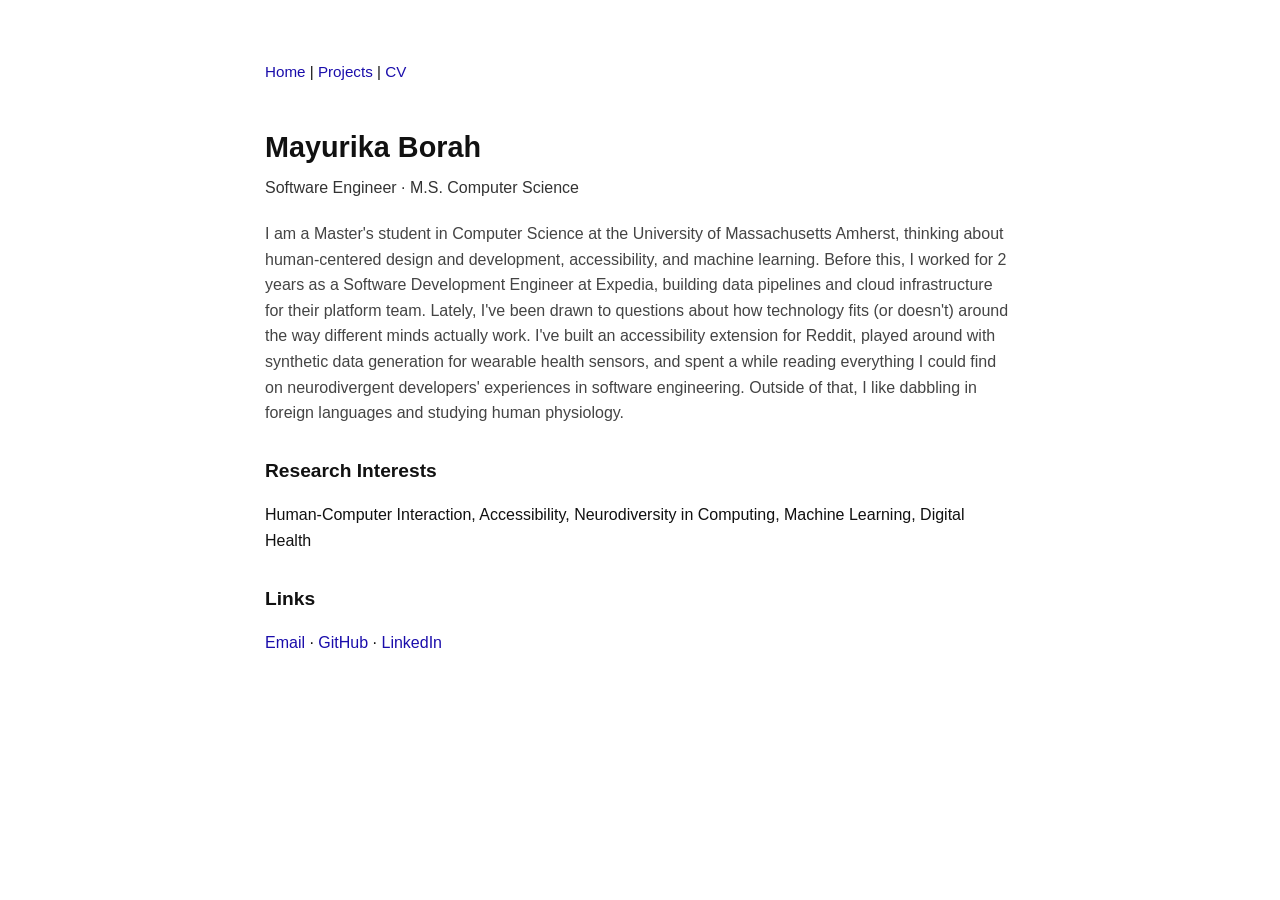
<file: index.html>
<!DOCTYPE html>
<html lang="en">
<head>
    <meta charset="UTF-8">
    <meta name="viewport" content="width=device-width, initial-scale=1.0">
    <title>Mayurika Borah</title>
    <link rel="stylesheet" href="style.css">
</head>
<body>

<nav>
    <a href="index.html">Home</a> |
    <a href="projects_wip.html">Projects</a> |
    <a href="cv.html">CV</a>
</nav>

<h1>Mayurika Borah</h1>

<p class="subtitle">
Software Engineer · M.S. Computer Science
</p>


<p class="small">
I am a Master's student in Computer Science at the University of Massachusetts Amherst, thinking
about human-centered design and development, accessibility, and machine learning.
Before this, I worked for 2 years as a Software Development Engineer
at Expedia, building data pipelines and cloud infrastructure for their
platform team. Lately, I've been drawn to questions about how technology
fits (or doesn't) around the way different minds actually work. I've
built an accessibility extension for Reddit, played around with synthetic
data generation for wearable health sensors, and spent a while reading everything I could
find on neurodivergent developers' experiences in software engineering.
Outside of that, I like dabbling in foreign languages and studying human physiology.
</p>
    
<div class="section">
<h2>Research Interests</h2>
<p>
Human-Computer Interaction, Accessibility, Neurodiversity in Computing,
Machine Learning, Digital Health 
</p>
</div>

<div class="section">
<h2>Links</h2>
<p>
<a href="mailto:mborah@umass.edu">Email</a> ·
<a href="https://github.com/mayurikab">GitHub</a> ·
<a href="https://linkedin.com/in/mayurikab">LinkedIn</a>
</p>
</div>

</body>
</html>
</file>
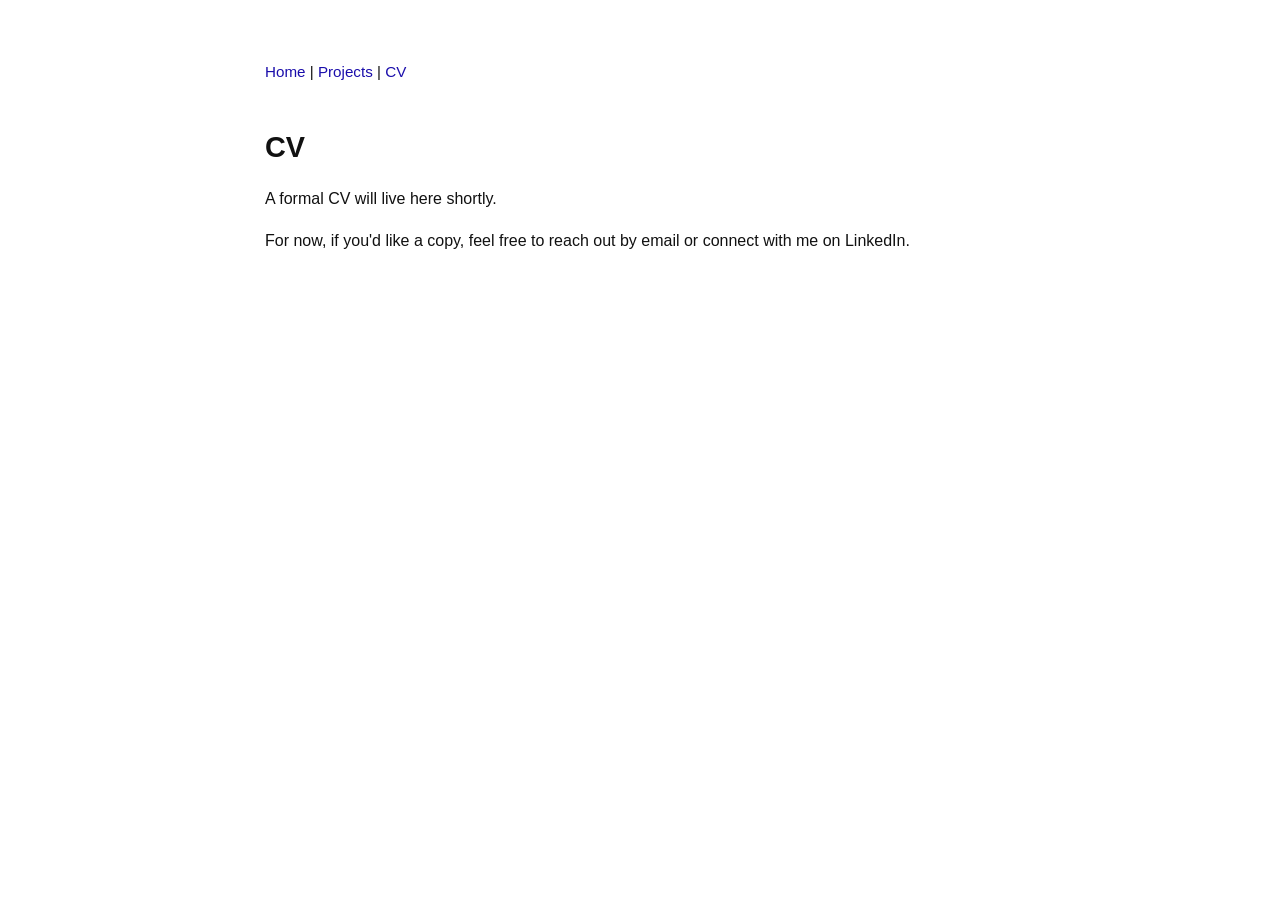
<file: cv.html>
<!DOCTYPE html>
<html lang="en">
<head>
    <meta charset="UTF-8">
    <meta name="viewport" content="width=device-width, initial-scale=1.0">
    <title>CV | Mayurika Borah</title>
    <link rel="stylesheet" href="style.css">
</head>
<body>

    <nav>
        <a href="index.html">Home</a>
        |
        <a href="projects.html">Projects</a>
        |
        <a href="cv.html">CV</a>
    </nav>

    <h1>CV</h1>

    <p>
        A formal CV will live here shortly.
    </p>

    <p>
        For now, if you'd like a copy, feel free to reach out by email or connect
        with me on LinkedIn.
    </p>

</body>
</html>
</file>
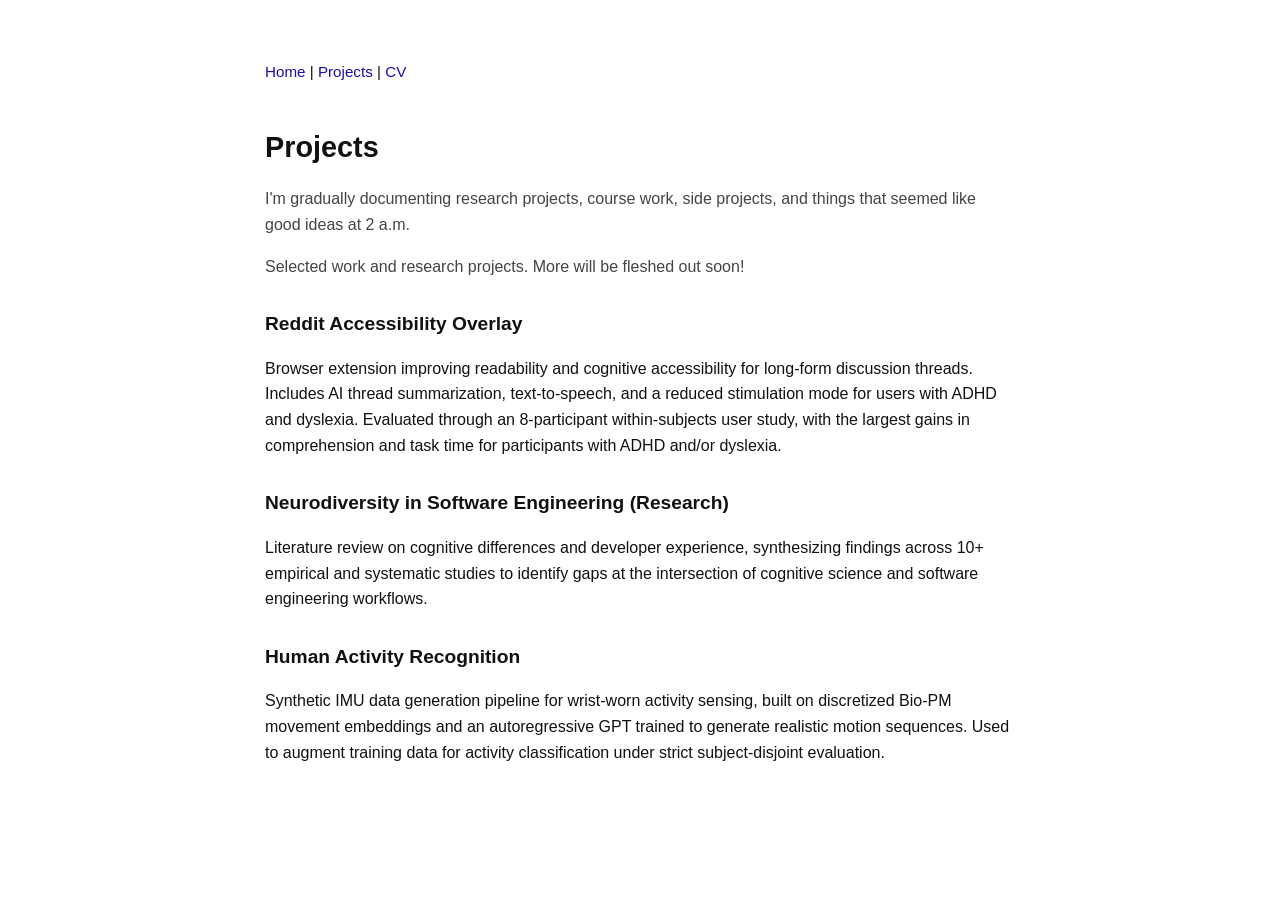
<file: projects.html>
<!DOCTYPE html>
<html lang="en">
<head>
    <meta charset="UTF-8">
    <title>Projects</title>
    <link rel="stylesheet" href="style.css">
</head>
<body>

<nav>
    <a href="index.html">Home</a> |
    <a href="projects.html">Projects</a> |
    <a href="cv.html">CV</a>
</nav>

<h1>Projects</h1>

<p class="small">
    I'm gradually documenting research projects, course work, side projects,
    and things that seemed like good ideas at 2 a.m.
</p>
    
<p class="small">
Selected work and research projects.
More will be fleshed out soon!
</p>

<div class="section">
<h2>Reddit Accessibility Overlay</h2>
<p>
Browser extension improving readability and cognitive accessibility
for long-form discussion threads. Includes AI thread summarization,
text-to-speech, and a reduced stimulation mode for users with ADHD
and dyslexia. Evaluated through an 8-participant within-subjects
user study, with the largest gains in comprehension and task time
for participants with ADHD and/or dyslexia.
</p>
<!-- <p class="small">TypeScript · Chrome Extensions · NLP APIs</p> -->
</div>

<div class="section">
<h2>Neurodiversity in Software Engineering (Research)</h2>
<p>
Literature review on cognitive differences and developer experience,
synthesizing findings across 10+ empirical and systematic studies to
identify gaps at the intersection of cognitive science and software
engineering workflows.
</p>
</div>

<div class="section">
<h2>Human Activity Recognition</h2>
<p>
Synthetic IMU data generation pipeline for wrist-worn activity sensing,
built on discretized Bio-PM movement embeddings and an autoregressive
GPT trained to generate realistic motion sequences. Used to augment
training data for activity classification under strict subject-disjoint
evaluation.
</p>
<!-- <p class="small">Python · PyTorch · Scikit-learn</p> -->
</div>

</body>
</html>
</file>
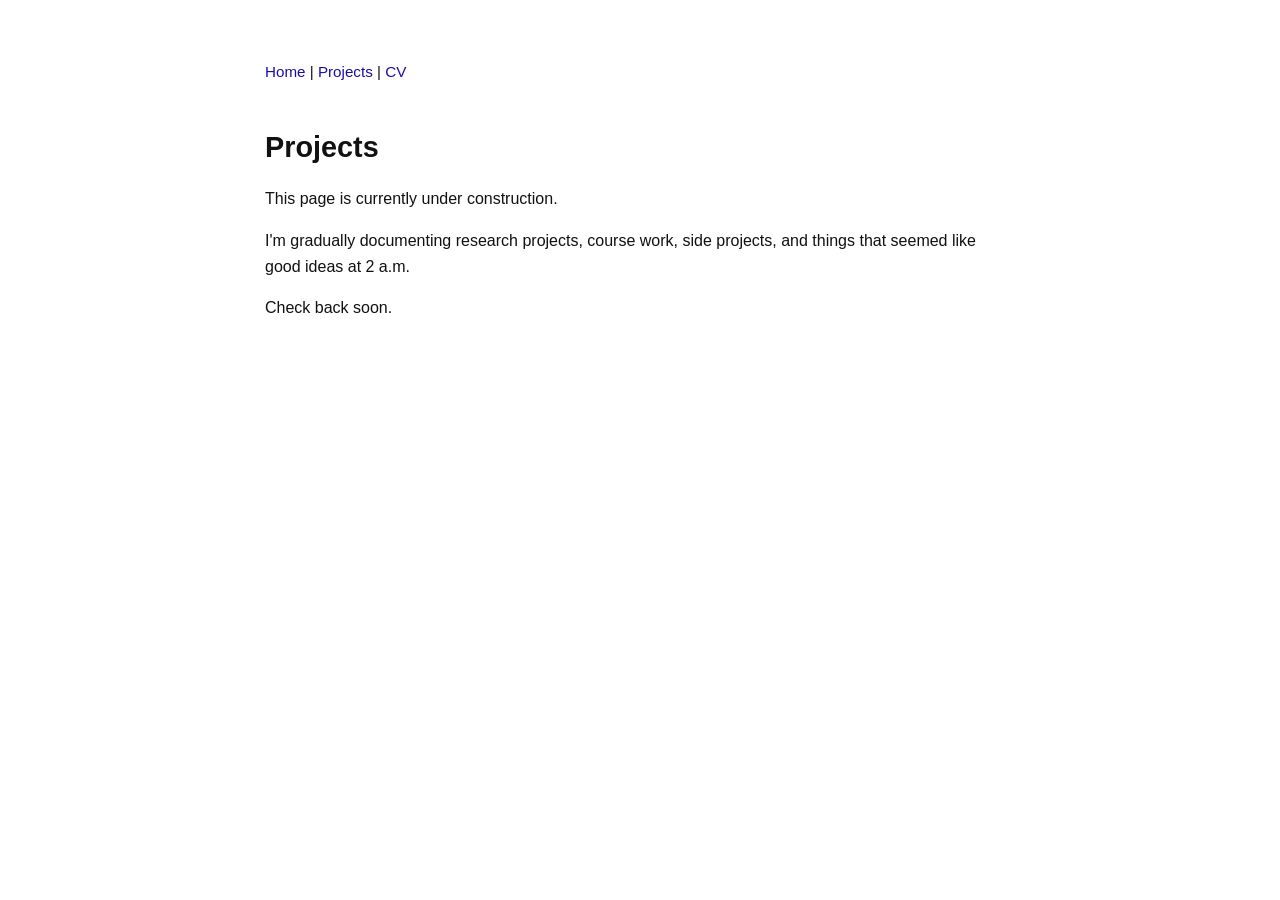
<file: projects_wip.html>
<!DOCTYPE html>
<html lang="en">
<head>
    <meta charset="UTF-8">
    <meta name="viewport" content="width=device-width, initial-scale=1.0">
    <title>Projects | Mayurika Borah</title>
    <link rel="stylesheet" href="style.css">
</head>
<body>

    <nav>
        <a href="index.html">Home</a>
        |
        <a href="projects.html">Projects</a>
        |
        <a href="cv.html">CV</a>
    </nav>

    <h1>Projects</h1>

    <p>
        This page is currently under construction.
    </p>

    <p>
        I'm gradually documenting research projects, course work, side projects,
        and things that seemed like good ideas at 2 a.m.
    </p>

    <p>
        Check back soon.
    </p>

</body>
</html>
</file>
<file: style.css>
body {
    font-family: Arial, sans-serif;
    max-width: 750px;
    margin: 60px auto;
    padding: 0 20px;
    line-height: 1.6;
    color: #111;
    background: #fff;
    text-align: left;
}

nav {
    margin-bottom: 40px;
    font-size: 0.95rem;
}

h1 {
    font-size: 1.8rem;
    margin-bottom: 5px;
}

h2 {
    margin-top: 30px;
    font-size: 1.2rem;
}

a {
    color: #1a0dab;
    text-decoration: none;
}

a:hover {
    text-decoration: underline;
}

.subtitle {
    margin-top: 0;
    margin-bottom: 20px;
    color: #333;
}

.section {
    margin-top: 25px;
}

.small {
    color: #444;
}
</file>
